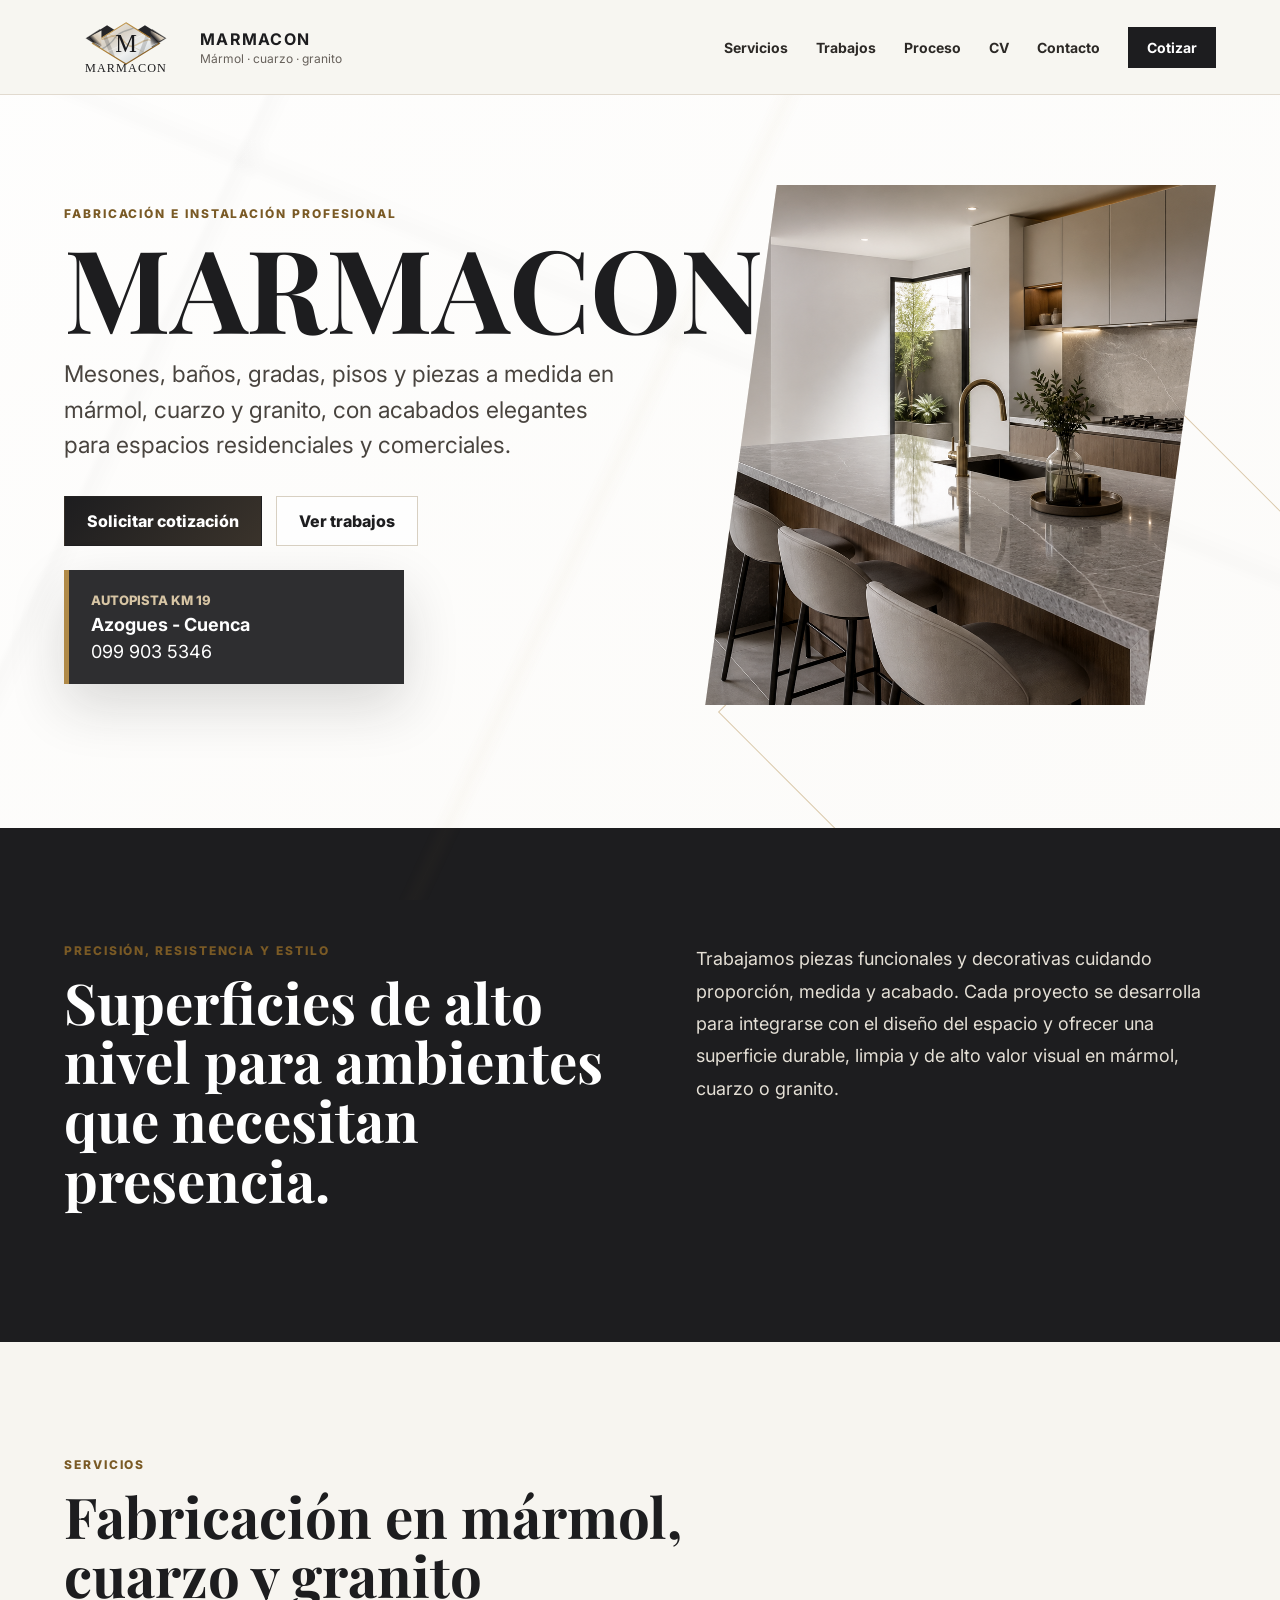
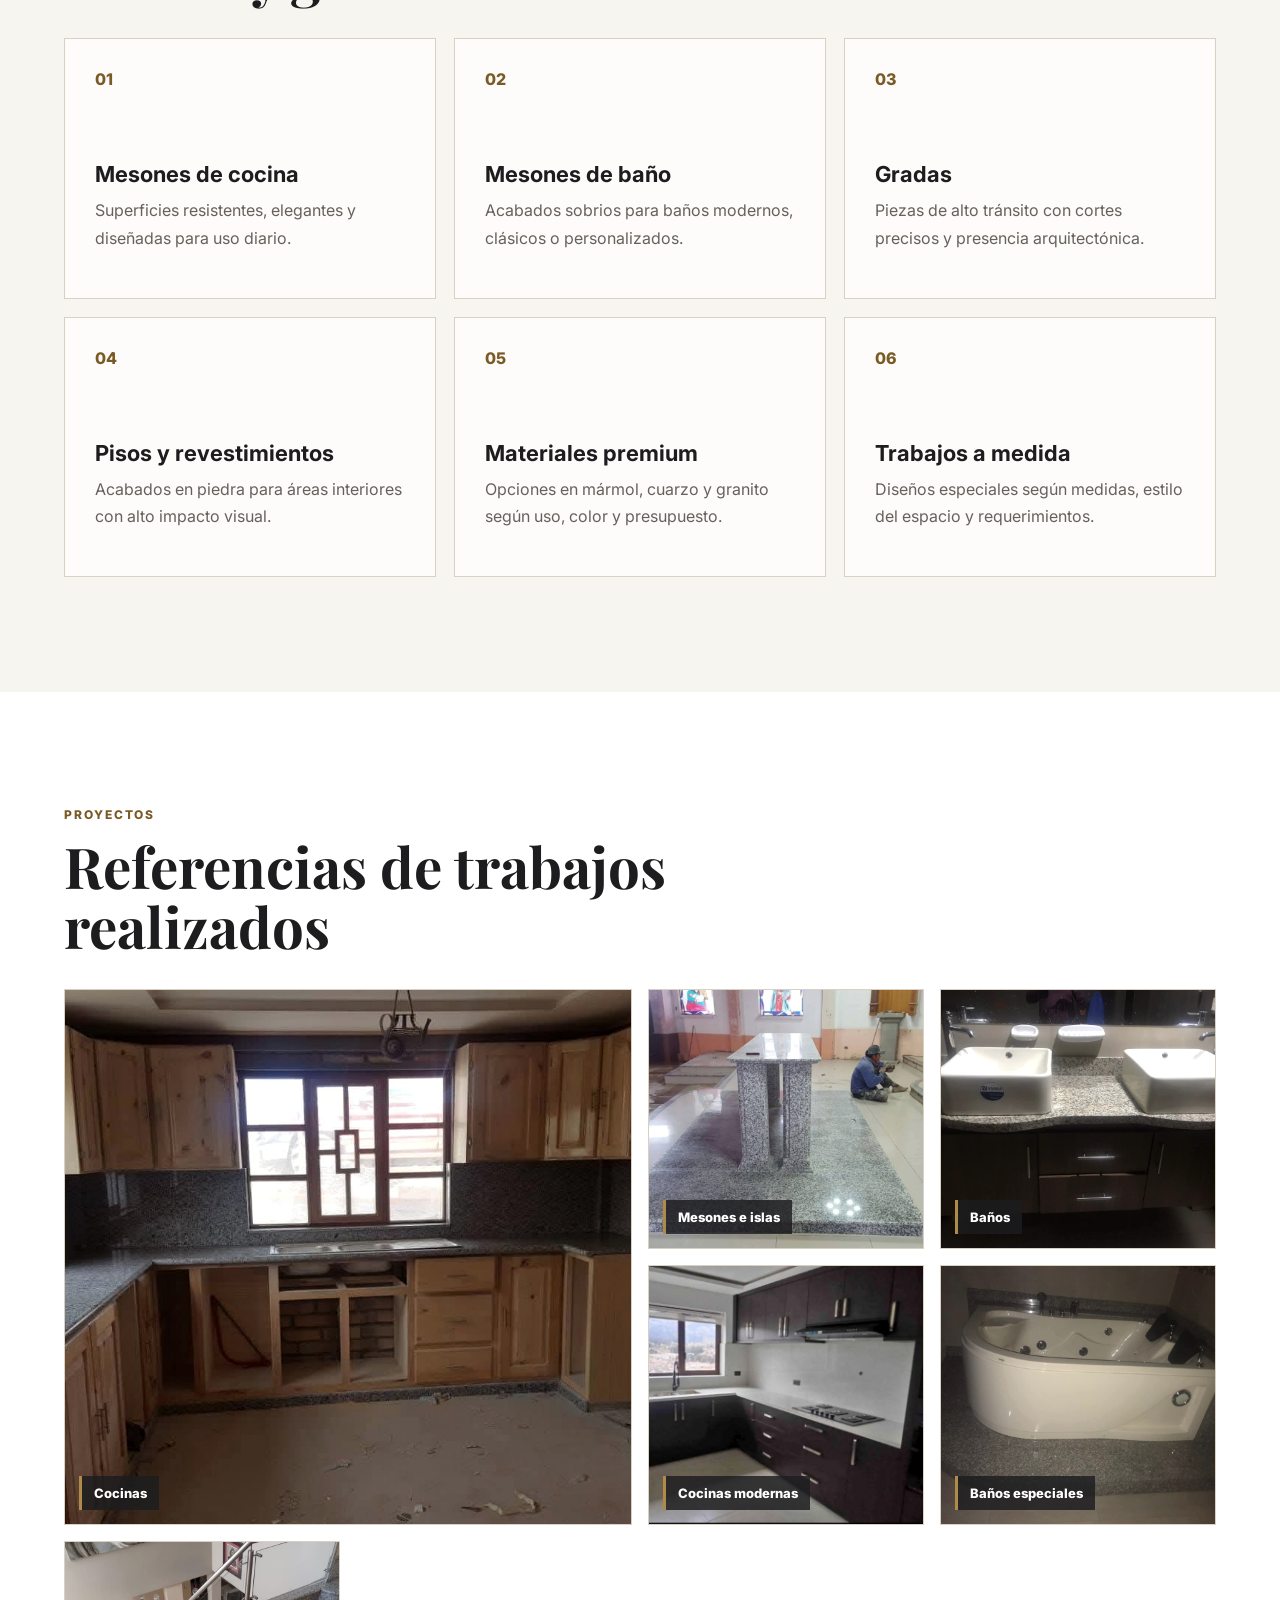
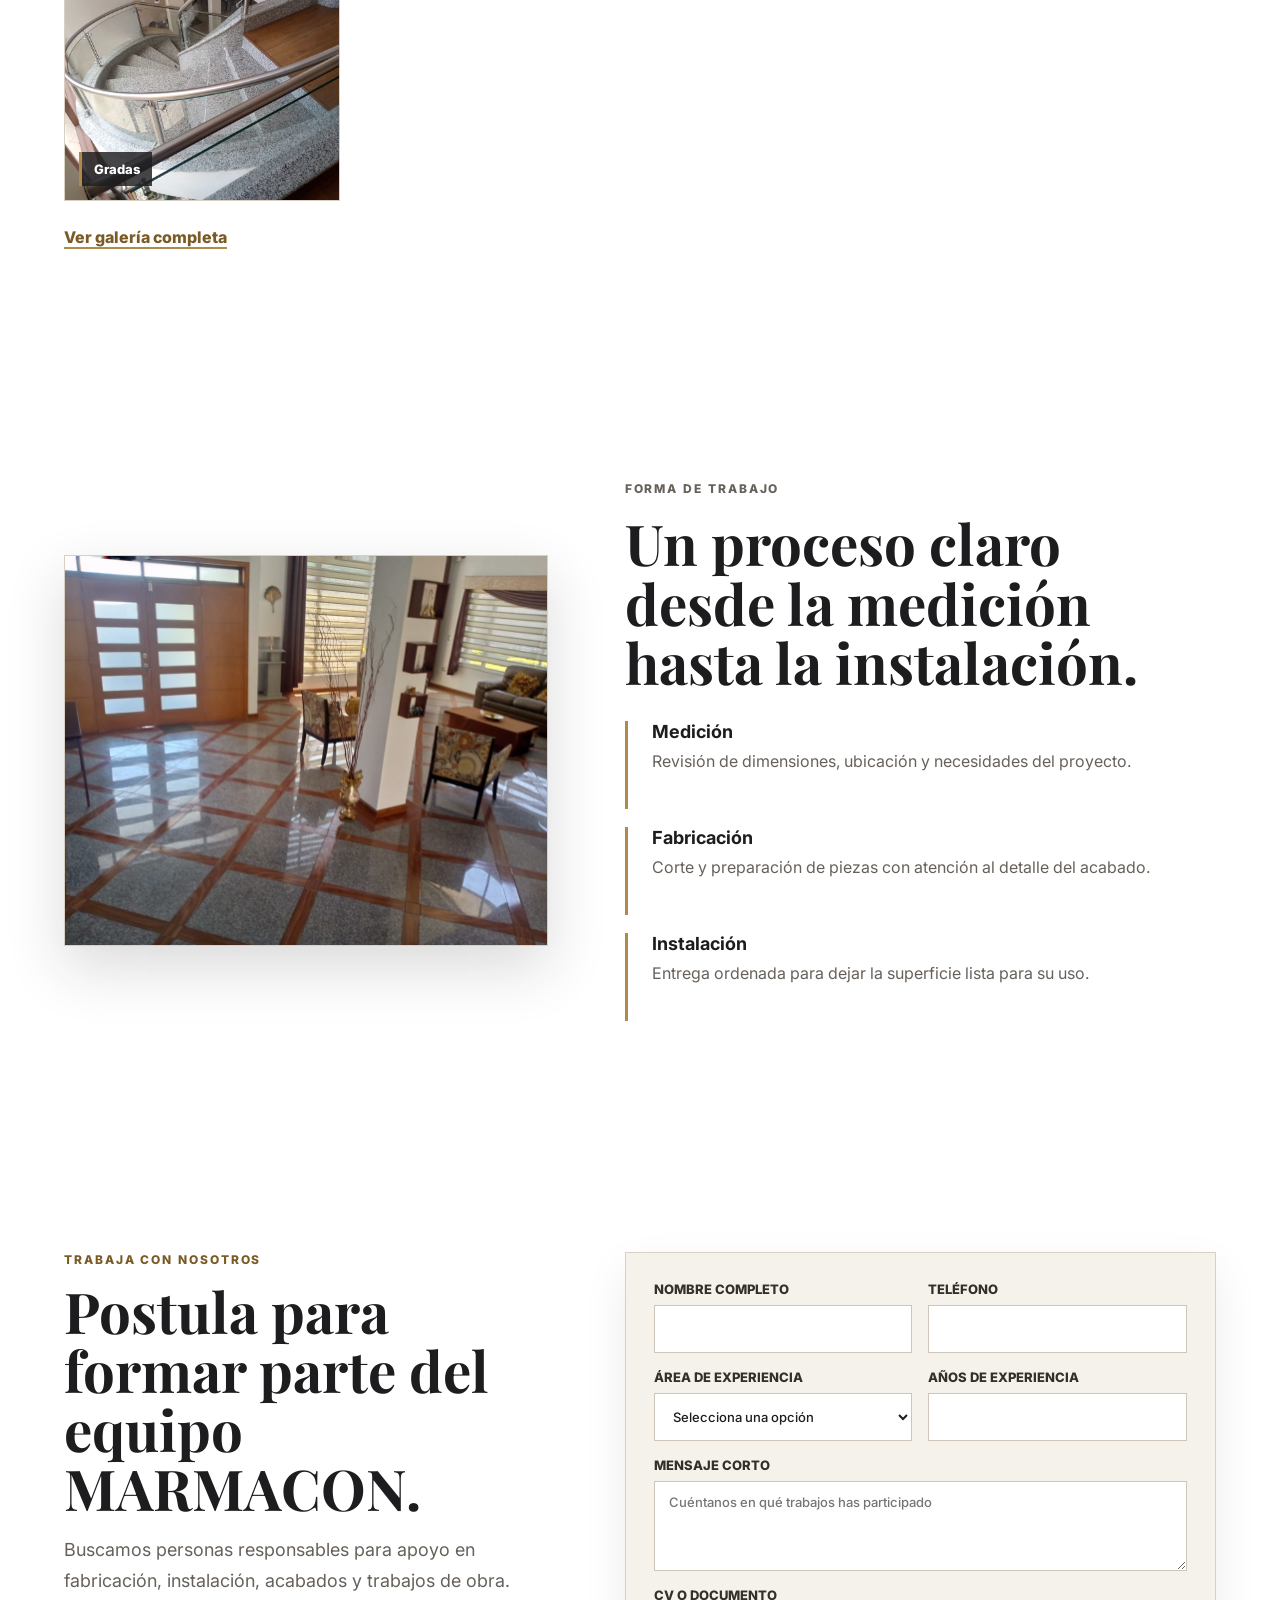
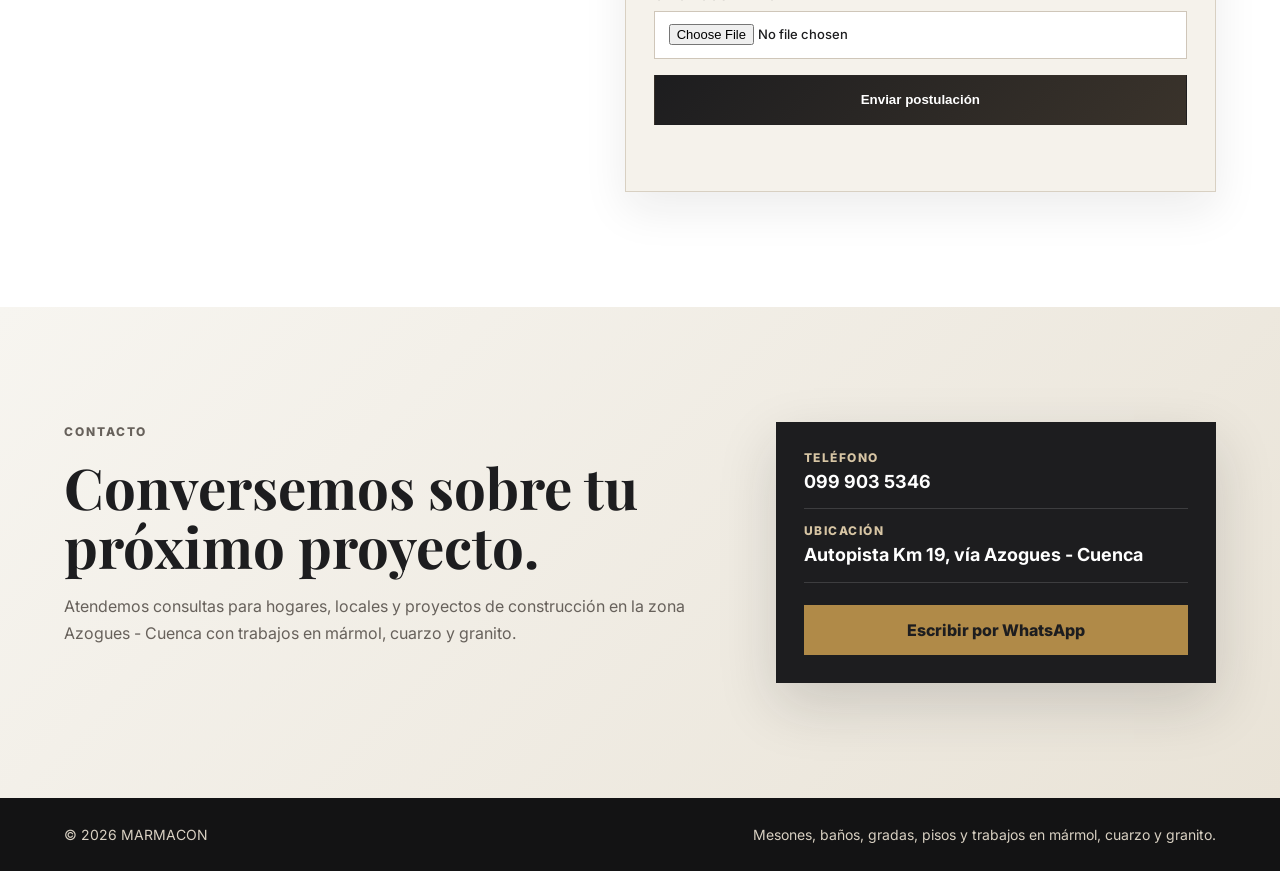
<file: index.html>
<!DOCTYPE html>
<html lang="es">
  <head>
    <meta charset="UTF-8" />
    <meta name="viewport" content="width=device-width, initial-scale=1.0" />
    <meta
      name="description"
      content="MARMACON fabrica e instala trabajos en mármol, cuarzo y granito: mesones, baños, gradas, pisos y piezas a medida."
    />
    <title>MARMACON | Mármol, cuarzo y granito</title>
    <link rel="preconnect" href="https://fonts.googleapis.com" />
    <link rel="preconnect" href="https://fonts.gstatic.com" crossorigin />
    <link
      href="https://fonts.googleapis.com/css2?family=Inter:wght@400;500;600;700;800&family=Playfair+Display:wght@600;700&display=swap"
      rel="stylesheet"
    />
    <link rel="stylesheet" href="styles.css" />
  </head>
  <body>
    <header class="site-header" data-header>
      <a class="brand" href="#inicio" aria-label="Ir al inicio">
        <img class="brand-logo" src="assets/logo-marmacon-original-style.svg" alt="MARMACON" />
        <span>
          <strong>MARMACON</strong>
          <small>Mármol · cuarzo · granito</small>
        </span>
      </a>

      <button class="menu-button" type="button" aria-label="Abrir menú" data-menu-button>
        <span></span>
        <span></span>
        <span></span>
      </button>

      <nav class="main-nav" data-nav aria-label="Navegación principal">
        <a href="#servicios">Servicios</a>
        <a href="trabajos.html">Trabajos</a>
        <a href="#proceso">Proceso</a>
        <a href="#talento">CV</a>
        <a href="#contacto">Contacto</a>
        <a class="nav-cta" href="https://wa.me/593999035346" target="_blank" rel="noreferrer">
          Cotizar
        </a>
      </nav>
    </header>

    <main>
      <section class="hero" id="inicio">
        <div class="hero-media" aria-hidden="true">
          <img src="assets/hero-stone-kitchen.png" alt="" />
        </div>
        <div class="hero-content">
          <p class="eyebrow">Fabricación e instalación profesional</p>
          <h1>MARMACON</h1>
          <p class="hero-copy">
            Mesones, baños, gradas, pisos y piezas a medida en mármol, cuarzo y
            granito, con acabados elegantes para espacios residenciales y comerciales.
          </p>
          <div class="hero-actions">
            <a class="button button-primary" href="https://wa.me/593999035346" target="_blank" rel="noreferrer">
              Solicitar cotización
            </a>
            <a class="button button-secondary" href="trabajos.html">Ver trabajos</a>
          </div>
          <aside class="hero-card" aria-label="Datos principales">
            <span>Autopista Km 19</span>
            <strong>Azogues - Cuenca</strong>
            <a href="tel:+593999035346">099 903 5346</a>
          </aside>
        </div>
      </section>

      <section class="intro-section">
        <div class="section-heading">
          <p class="eyebrow">Precisión, resistencia y estilo</p>
          <h2>Superficies de alto nivel para ambientes que necesitan presencia.</h2>
        </div>
        <p>
          Trabajamos piezas funcionales y decorativas cuidando proporción, medida y
          acabado. Cada proyecto se desarrolla para integrarse con el diseño del
          espacio y ofrecer una superficie durable, limpia y de alto valor visual en
          mármol, cuarzo o granito.
        </p>
      </section>

      <section class="services" id="servicios" aria-labelledby="services-title">
        <div class="section-heading">
          <p class="eyebrow">Servicios</p>
          <h2 id="services-title">Fabricación en mármol, cuarzo y granito</h2>
        </div>
        <div class="service-grid">
          <article>
            <span>01</span>
            <h3>Mesones de cocina</h3>
            <p>Superficies resistentes, elegantes y diseñadas para uso diario.</p>
          </article>
          <article>
            <span>02</span>
            <h3>Mesones de baño</h3>
            <p>Acabados sobrios para baños modernos, clásicos o personalizados.</p>
          </article>
          <article>
            <span>03</span>
            <h3>Gradas</h3>
            <p>Piezas de alto tránsito con cortes precisos y presencia arquitectónica.</p>
          </article>
          <article>
            <span>04</span>
            <h3>Pisos y revestimientos</h3>
            <p>Acabados en piedra para áreas interiores con alto impacto visual.</p>
          </article>
          <article>
            <span>05</span>
            <h3>Materiales premium</h3>
            <p>Opciones en mármol, cuarzo y granito según uso, color y presupuesto.</p>
          </article>
          <article>
            <span>06</span>
            <h3>Trabajos a medida</h3>
            <p>Diseños especiales según medidas, estilo del espacio y requerimientos.</p>
          </article>
        </div>
      </section>

      <section class="projects-section" id="proyectos" aria-labelledby="projects-title">
        <div class="section-heading">
          <p class="eyebrow">Proyectos</p>
          <h2 id="projects-title">Referencias de trabajos realizados</h2>
        </div>
        <div class="project-grid">
          <figure class="project-feature">
            <img src="assets/cocina-madera-amplia.jpeg" alt="Cocina con mesones de mármol gris y muebles de madera" />
            <figcaption>Cocinas</figcaption>
          </figure>
          <figure>
            <img src="assets/meson-isla-gris.jpeg" alt="Isla y mesón en mármol gris pulido" />
            <figcaption>Mesones e islas</figcaption>
          </figure>
          <figure>
            <img src="assets/bano-doble-lavabo.jpeg" alt="Mesón de baño en mármol con doble lavabo" />
            <figcaption>Baños</figcaption>
          </figure>
          <figure>
            <img src="assets/cocina-negra-blanca.jpeg" alt="Cocina moderna con mesón blanco" />
            <figcaption>Cocinas modernas</figcaption>
          </figure>
          <figure>
            <img src="assets/bano-jacuzzi-marmol.jpeg" alt="Base de jacuzzi con acabado en mármol" />
            <figcaption>Baños especiales</figcaption>
          </figure>
          <figure>
            <img src="assets/gradas-curvas-granito.jpeg" alt="Gradas curvas con acabado en granito" />
            <figcaption>Gradas</figcaption>
          </figure>
        </div>
        <a class="section-link" href="trabajos.html">Ver galería completa</a>
      </section>

      <section class="work-section" id="proceso">
        <div class="work-image">
          <img
            src="assets/piso-granito-salon.jpeg"
            alt="Piso con acabado de granito realizado por MARMACON"
          />
        </div>
        <div class="work-content">
          <p class="eyebrow">Forma de trabajo</p>
          <h2>Un proceso claro desde la medición hasta la instalación.</h2>
          <div class="steps">
            <div>
              <strong>Medición</strong>
              <p>Revisión de dimensiones, ubicación y necesidades del proyecto.</p>
            </div>
            <div>
              <strong>Fabricación</strong>
              <p>Corte y preparación de piezas con atención al detalle del acabado.</p>
            </div>
            <div>
              <strong>Instalación</strong>
              <p>Entrega ordenada para dejar la superficie lista para su uso.</p>
            </div>
          </div>
        </div>
      </section>

      <section class="talent-section" id="talento" aria-labelledby="talent-title">
        <div class="section-heading">
          <p class="eyebrow">Trabaja con nosotros</p>
          <h2 id="talent-title">Postula para formar parte del equipo MARMACON.</h2>
          <p>
            Buscamos personas responsables para apoyo en fabricación, instalación,
            acabados y trabajos de obra.
          </p>
        </div>
        <form class="cv-form" data-cv-form>
          <label>
            Nombre completo
            <input type="text" name="nombre" autocomplete="name" required />
          </label>
          <label>
            Teléfono
            <input type="tel" name="telefono" autocomplete="tel" required />
          </label>
          <label>
            Área de experiencia
            <select name="area" required>
              <option value="">Selecciona una opción</option>
              <option>Fabricación</option>
              <option>Instalación</option>
              <option>Pulido y acabados</option>
              <option>Ayudante de obra</option>
              <option>Otra área</option>
            </select>
          </label>
          <label>
            Años de experiencia
            <input type="number" name="experiencia" min="0" max="40" required />
          </label>
          <label class="form-wide">
            Mensaje corto
            <textarea name="mensaje" rows="4" placeholder="Cuéntanos en qué trabajos has participado"></textarea>
          </label>
          <label class="form-wide">
            CV o documento
            <input type="file" name="cv" accept=".pdf,.doc,.docx,.jpg,.jpeg,.png" />
          </label>
          <button class="button button-primary form-wide" type="submit">Enviar postulación</button>
          <p class="form-note form-wide" data-form-note></p>
        </form>
      </section>

      <section class="contact-section" id="contacto">
        <div>
          <p class="eyebrow">Contacto</p>
          <h2>Conversemos sobre tu próximo proyecto.</h2>
          <p>
            Atendemos consultas para hogares, locales y proyectos de construcción en la
            zona Azogues - Cuenca con trabajos en mármol, cuarzo y granito.
          </p>
        </div>
        <div class="contact-panel">
          <a href="tel:+593999035346">
            <span>Teléfono</span>
            <strong>099 903 5346</strong>
          </a>
          <div>
            <span>Ubicación</span>
            <strong>Autopista Km 19, vía Azogues - Cuenca</strong>
          </div>
          <a class="button button-primary" href="https://wa.me/593999035346" target="_blank" rel="noreferrer">
            Escribir por WhatsApp
          </a>
        </div>
      </section>
    </main>

    <footer class="site-footer">
      <span>© <span data-year></span> MARMACON</span>
      <span>Mesones, baños, gradas, pisos y trabajos en mármol, cuarzo y granito.</span>
    </footer>

    <script src="script.js"></script>
  </body>
</html>
</file>
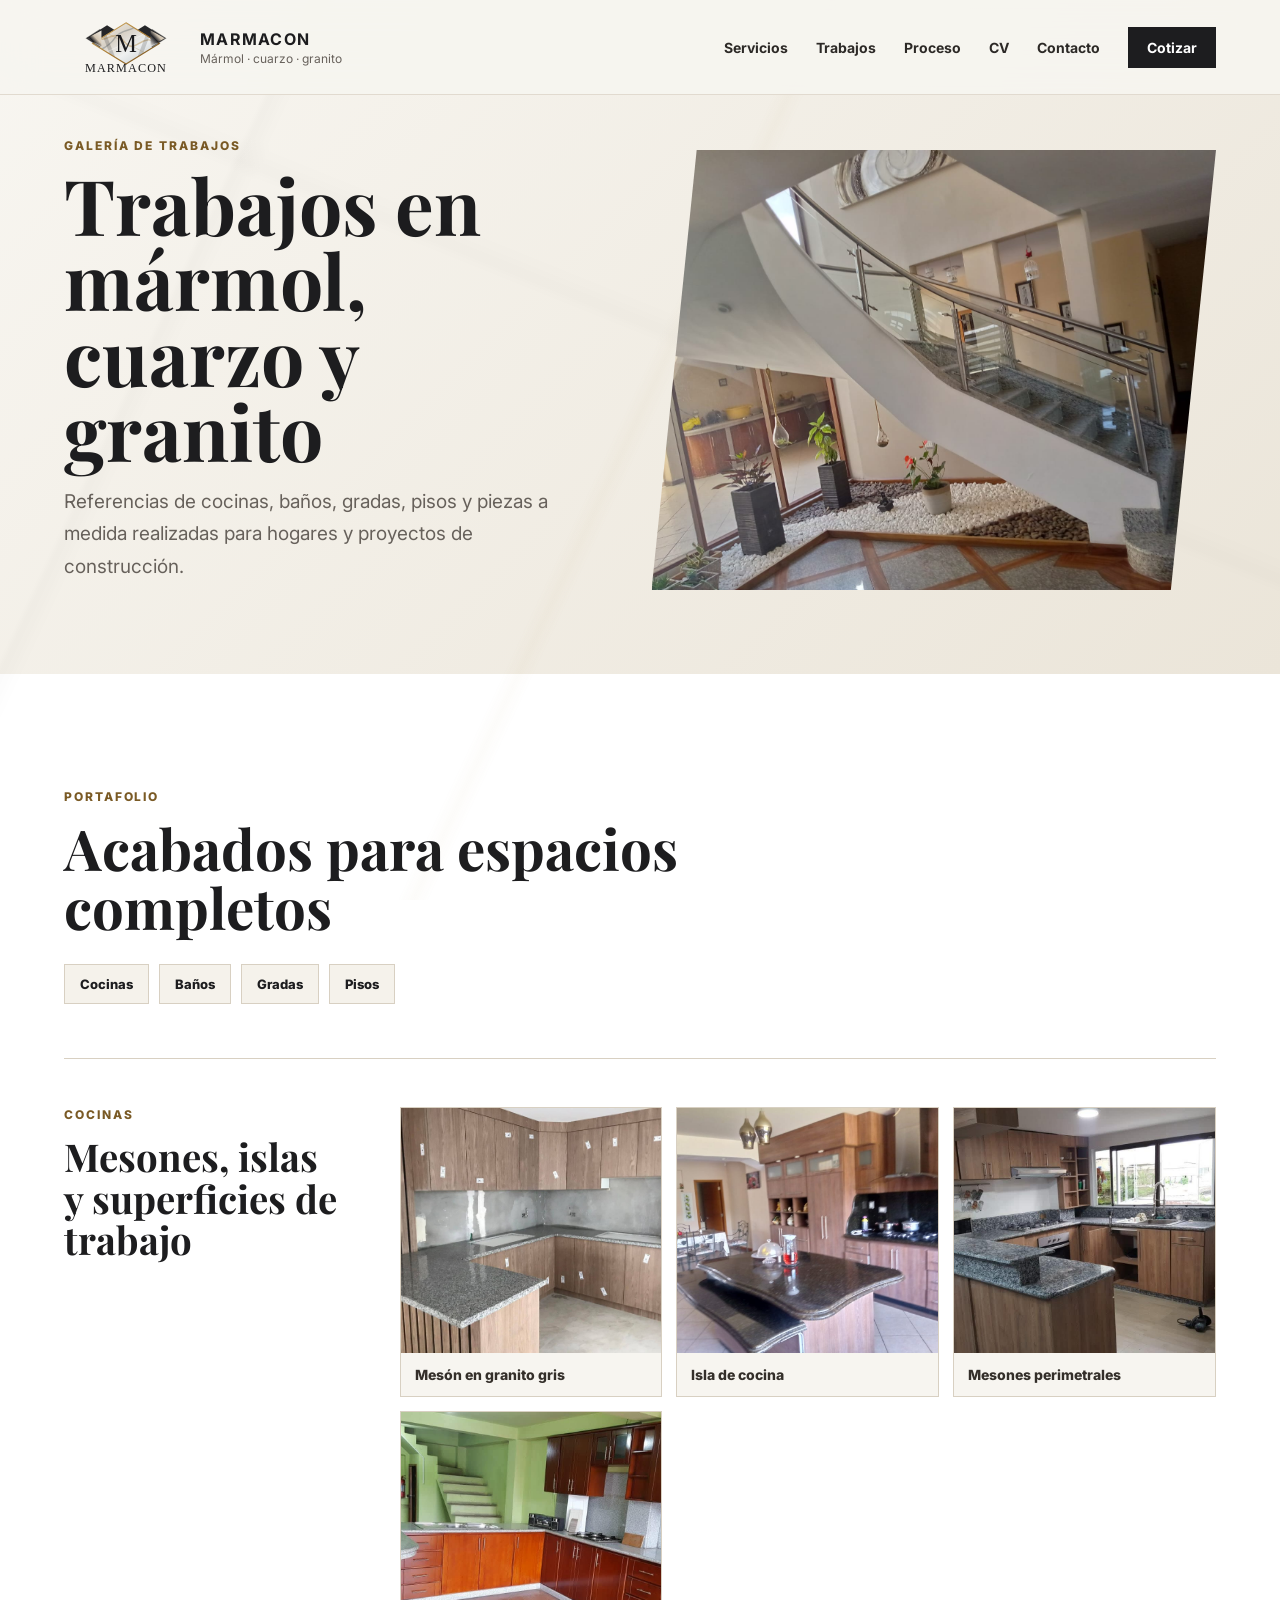
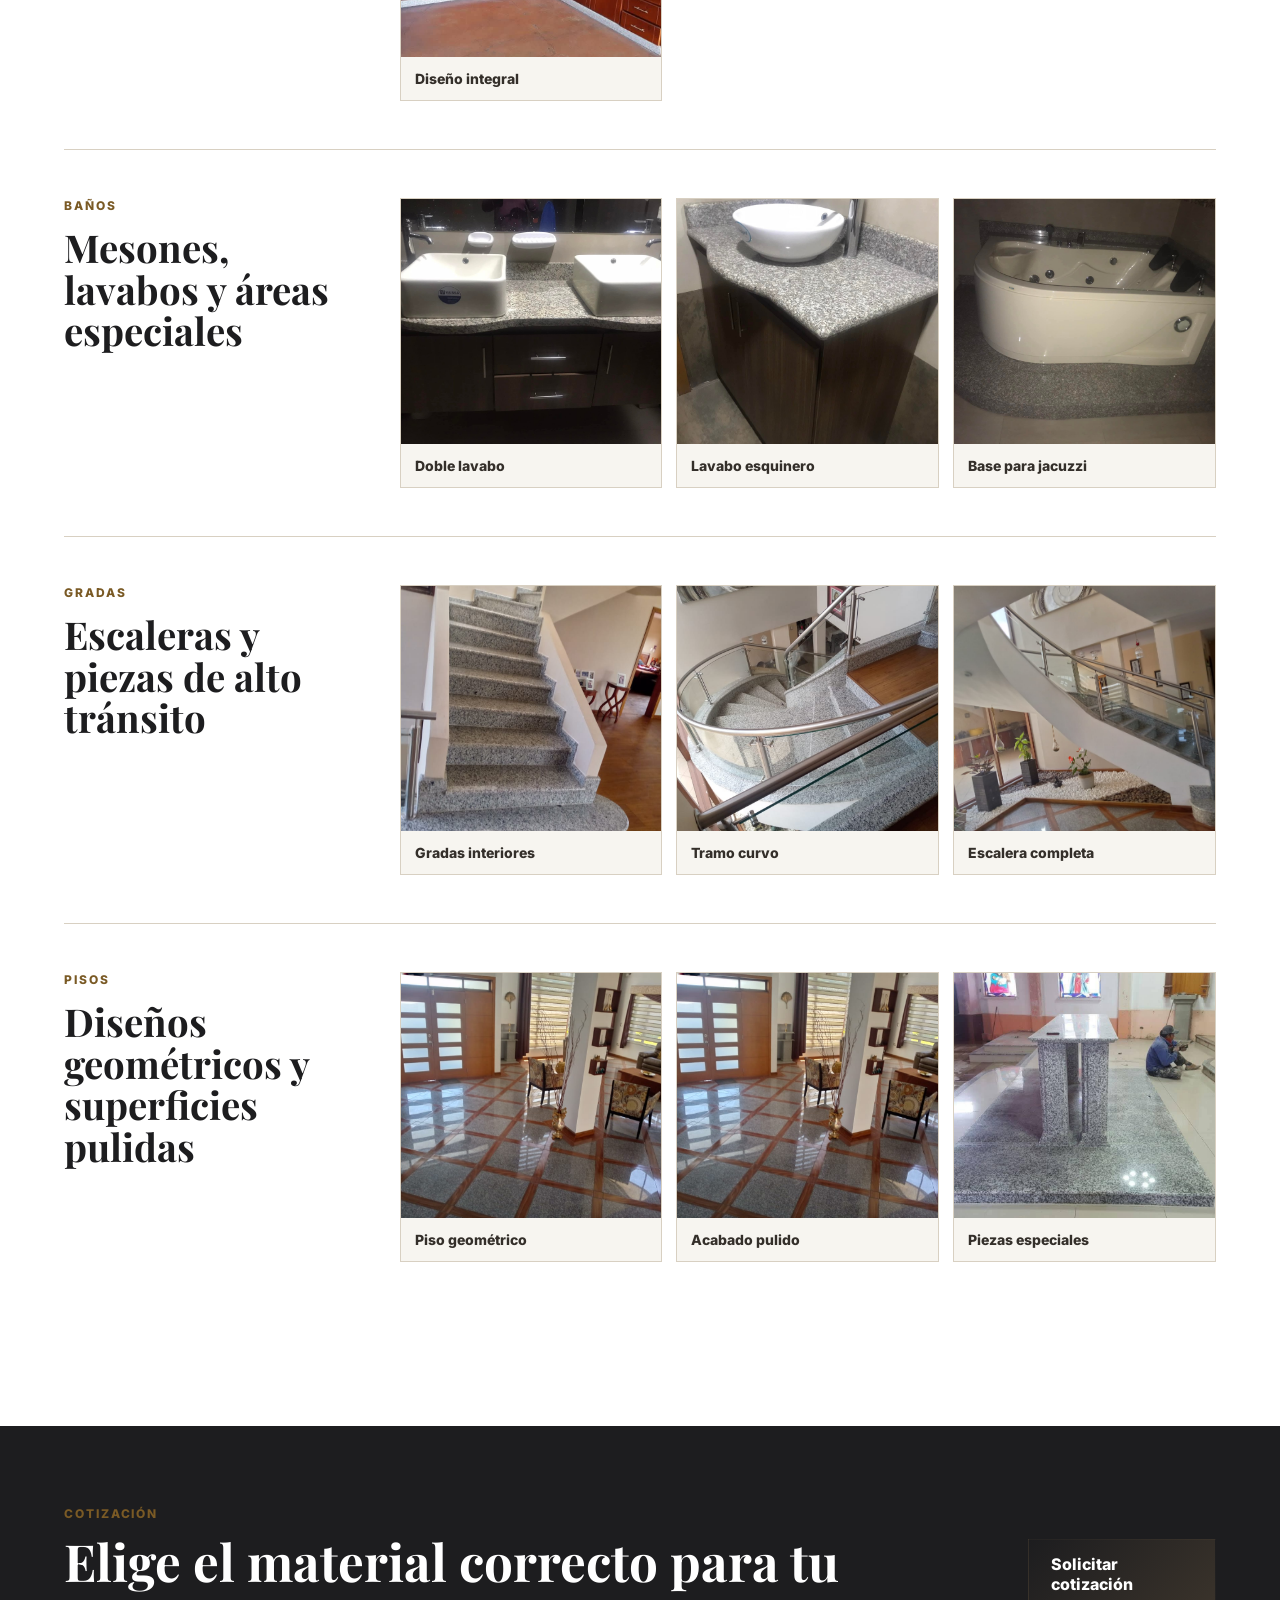
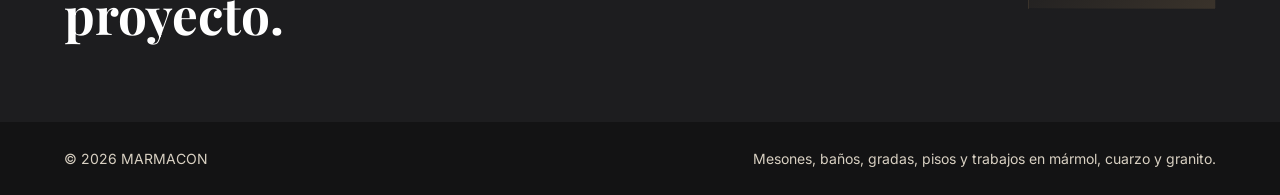
<file: trabajos.html>
<!DOCTYPE html>
<html lang="es">
  <head>
    <meta charset="UTF-8" />
    <meta name="viewport" content="width=device-width, initial-scale=1.0" />
    <meta
      name="description"
      content="Galería de trabajos MARMACON en mármol, cuarzo y granito: cocinas, baños, gradas, pisos y mesones."
    />
    <title>Trabajos | MARMACON</title>
    <link rel="preconnect" href="https://fonts.googleapis.com" />
    <link rel="preconnect" href="https://fonts.gstatic.com" crossorigin />
    <link
      href="https://fonts.googleapis.com/css2?family=Inter:wght@400;500;600;700;800&family=Playfair+Display:wght@600;700&display=swap"
      rel="stylesheet"
    />
    <link rel="stylesheet" href="styles.css" />
  </head>
  <body>
    <header class="site-header" data-header>
      <a class="brand" href="index.html#inicio" aria-label="Ir al inicio">
        <img class="brand-logo" src="assets/logo-marmacon-original-style.svg" alt="MARMACON" />
        <span>
          <strong>MARMACON</strong>
          <small>Mármol · cuarzo · granito</small>
        </span>
      </a>

      <button class="menu-button" type="button" aria-label="Abrir menú" data-menu-button>
        <span></span>
        <span></span>
        <span></span>
      </button>

      <nav class="main-nav" data-nav aria-label="Navegación principal">
        <a href="index.html#servicios">Servicios</a>
        <a href="trabajos.html">Trabajos</a>
        <a href="index.html#proceso">Proceso</a>
        <a href="index.html#talento">CV</a>
        <a href="index.html#contacto">Contacto</a>
        <a class="nav-cta" href="https://wa.me/593999035346" target="_blank" rel="noreferrer">
          Cotizar
        </a>
      </nav>
    </header>

    <main>
      <section class="page-hero">
        <div>
          <p class="eyebrow">Galería de trabajos</p>
          <h1>Trabajos en mármol, cuarzo y granito</h1>
          <p>
            Referencias de cocinas, baños, gradas, pisos y piezas a medida realizadas
            para hogares y proyectos de construcción.
          </p>
        </div>
        <img src="assets/escalera-curva-granito.jpeg" alt="Escalera curva con acabado en granito" />
      </section>

      <section class="portfolio-section" aria-labelledby="portfolio-title">
        <div class="section-heading">
          <p class="eyebrow">Portafolio</p>
          <h2 id="portfolio-title">Acabados para espacios completos</h2>
        </div>

        <div class="portfolio-filters" aria-label="Categorías de trabajo">
          <a href="#cocinas">Cocinas</a>
          <a href="#banos">Baños</a>
          <a href="#gradas">Gradas</a>
          <a href="#pisos">Pisos</a>
        </div>

        <div class="portfolio-group" id="cocinas">
          <div>
            <p class="eyebrow">Cocinas</p>
            <h3>Mesones, islas y superficies de trabajo</h3>
          </div>
          <div class="portfolio-grid">
            <figure>
              <img src="assets/cocina-madera-gris.jpeg" alt="Cocina en madera con mesón gris" />
              <figcaption>Mesón en granito gris</figcaption>
            </figure>
            <figure>
              <img src="assets/cocina-isla-negra.jpeg" alt="Cocina con isla negra y muebles de madera" />
              <figcaption>Isla de cocina</figcaption>
            </figure>
            <figure>
              <img src="assets/cocina-mesones-gris.jpeg" alt="Cocina con mesones grises" />
              <figcaption>Mesones perimetrales</figcaption>
            </figure>
            <figure>
              <img src="assets/cocina-roja-amplia.jpeg" alt="Cocina amplia con mesones" />
              <figcaption>Diseño integral</figcaption>
            </figure>
          </div>
        </div>

        <div class="portfolio-group" id="banos">
          <div>
            <p class="eyebrow">Baños</p>
            <h3>Mesones, lavabos y áreas especiales</h3>
          </div>
          <div class="portfolio-grid">
            <figure>
              <img src="assets/bano-doble-lavabo.jpeg" alt="Baño con doble lavabo y mesón de granito" />
              <figcaption>Doble lavabo</figcaption>
            </figure>
            <figure>
              <img src="assets/lavabo-esquinero.jpeg" alt="Lavabo esquinero con mesón de piedra" />
              <figcaption>Lavabo esquinero</figcaption>
            </figure>
            <figure>
              <img src="assets/bano-jacuzzi-marmol.jpeg" alt="Jacuzzi con base de piedra" />
              <figcaption>Base para jacuzzi</figcaption>
            </figure>
          </div>
        </div>

        <div class="portfolio-group" id="gradas">
          <div>
            <p class="eyebrow">Gradas</p>
            <h3>Escaleras y piezas de alto tránsito</h3>
          </div>
          <div class="portfolio-grid">
            <figure>
              <img src="assets/gradas-granito-interior.jpeg" alt="Gradas interiores con acabado de granito" />
              <figcaption>Gradas interiores</figcaption>
            </figure>
            <figure>
              <img src="assets/gradas-curvas-granito.jpeg" alt="Gradas curvas con barandal" />
              <figcaption>Tramo curvo</figcaption>
            </figure>
            <figure>
              <img src="assets/escalera-curva-granito.jpeg" alt="Escalera curva con base de granito" />
              <figcaption>Escalera completa</figcaption>
            </figure>
          </div>
        </div>

        <div class="portfolio-group" id="pisos">
          <div>
            <p class="eyebrow">Pisos</p>
            <h3>Diseños geométricos y superficies pulidas</h3>
          </div>
          <div class="portfolio-grid">
            <figure>
              <img src="assets/piso-granito-salon.jpeg" alt="Piso interior con diseño geométrico" />
              <figcaption>Piso geométrico</figcaption>
            </figure>
            <figure>
              <img src="assets/piso-granito-salon-2.jpeg" alt="Piso brillante en granito" />
              <figcaption>Acabado pulido</figcaption>
            </figure>
            <figure>
              <img src="assets/meson-isla-gris.jpeg" alt="Instalación con pieza central de granito" />
              <figcaption>Piezas especiales</figcaption>
            </figure>
          </div>
        </div>
      </section>

      <section class="cta-band">
        <div>
          <p class="eyebrow">Cotización</p>
          <h2>Elige el material correcto para tu proyecto.</h2>
        </div>
        <a class="button button-primary" href="https://wa.me/593999035346" target="_blank" rel="noreferrer">
          Solicitar cotización
        </a>
      </section>
    </main>

    <footer class="site-footer">
      <span>© <span data-year></span> MARMACON</span>
      <span>Mesones, baños, gradas, pisos y trabajos en mármol, cuarzo y granito.</span>
    </footer>

    <script src="script.js"></script>
  </body>
</html>
</file>
<file: styles.css>
:root {
  --ink: #1d1d1f;
  --muted: #67615b;
  --paper: #f7f5f0;
  --stone: #ebe7df;
  --line: #d8d0c2;
  --gold: #b08a48;
  --gold-dark: #7a5a25;
  --white: #ffffff;
  --shadow: 0 22px 55px rgba(29, 29, 31, 0.16);
}

* {
  box-sizing: border-box;
}

html {
  scroll-behavior: smooth;
}

body {
  margin: 0;
  color: var(--ink);
  font-family: "Inter", Arial, sans-serif;
  background:
    linear-gradient(135deg, rgba(255, 255, 255, 0.92), rgba(247, 245, 240, 0.95)),
    radial-gradient(circle at 18% 15%, rgba(176, 138, 72, 0.12), transparent 34%),
    var(--paper);
}

body::before {
  content: "";
  position: fixed;
  inset: 0;
  pointer-events: none;
  opacity: 0.38;
  background-image:
    linear-gradient(115deg, transparent 0 18%, rgba(29, 29, 31, 0.05) 18.5%, transparent 20% 48%, rgba(176, 138, 72, 0.08) 49%, transparent 50%),
    linear-gradient(22deg, transparent 0 58%, rgba(29, 29, 31, 0.04) 59%, transparent 61%);
}

a {
  color: inherit;
  text-decoration: none;
}

img {
  display: block;
  max-width: 100%;
}

.site-header {
  position: fixed;
  z-index: 20;
  top: 0;
  left: 0;
  right: 0;
  display: flex;
  align-items: center;
  justify-content: space-between;
  gap: 24px;
  padding: 18px clamp(20px, 5vw, 72px);
  background: rgba(247, 245, 240, 0.9);
  border-bottom: 1px solid rgba(216, 208, 194, 0.72);
  backdrop-filter: blur(18px);
}

.brand {
  display: inline-flex;
  align-items: center;
  gap: 12px;
  min-width: 0;
}

.brand-logo {
  width: 124px;
  height: 58px;
  object-fit: contain;
}

.brand strong,
.brand small {
  display: block;
}

.brand strong {
  letter-spacing: 0.08em;
}

.brand small {
  margin-top: 2px;
  color: var(--muted);
  font-size: 12px;
}

.main-nav {
  display: flex;
  align-items: center;
  gap: 28px;
  color: #2c2926;
  font-size: 14px;
  font-weight: 700;
}

.main-nav a {
  transition: color 180ms ease, border-color 180ms ease, background 180ms ease;
}

.main-nav a:hover {
  color: var(--gold-dark);
}

.nav-cta {
  padding: 11px 18px;
  color: var(--white);
  background: var(--ink);
  border: 1px solid var(--ink);
}

.menu-button {
  display: none;
  width: 44px;
  height: 44px;
  padding: 10px;
  background: var(--ink);
  border: 0;
}

.menu-button span {
  display: block;
  height: 2px;
  margin: 5px 0;
  background: var(--white);
}

.hero {
  position: relative;
  min-height: 92vh;
  display: grid;
  grid-template-columns: minmax(0, 1.05fr) minmax(320px, 0.95fr);
  align-items: center;
  gap: clamp(32px, 6vw, 86px);
  padding: 134px clamp(20px, 5vw, 72px) 72px;
  overflow: hidden;
}

.hero::after {
  content: "";
  position: absolute;
  right: -7vw;
  bottom: -12vw;
  width: 42vw;
  aspect-ratio: 1;
  border: 1px solid rgba(176, 138, 72, 0.45);
  transform: rotate(45deg);
}

.hero-content,
.hero-card,
.hero-media {
  position: relative;
  z-index: 1;
}

.hero-media {
  grid-column: 2;
  order: 2;
  min-height: 520px;
  clip-path: polygon(14% 0, 100% 0, 86% 100%, 0 100%);
  background: var(--stone);
  box-shadow: var(--shadow);
}

.hero-media img {
  width: 100%;
  height: 100%;
  min-height: 520px;
  object-fit: cover;
  filter: saturate(0.82) contrast(1.02);
}

.hero-content {
  grid-column: 1;
  grid-row: 1;
  max-width: 760px;
}

.eyebrow {
  margin: 0 0 14px;
  color: var(--gold-dark);
  font-size: 12px;
  font-weight: 800;
  letter-spacing: 0.16em;
  text-transform: uppercase;
}

h1,
h2,
h3,
p {
  margin-top: 0;
}

h1,
h2 {
  font-family: "Playfair Display", Georgia, serif;
}

h1 {
  margin-bottom: 18px;
  font-size: clamp(58px, 9vw, 118px);
  line-height: 0.9;
}

h2 {
  margin-bottom: 18px;
  font-size: clamp(34px, 4.4vw, 58px);
  line-height: 1.05;
}

h3 {
  margin-bottom: 10px;
  font-size: 22px;
}

.hero-copy {
  max-width: 620px;
  color: #49443f;
  font-size: clamp(18px, 2vw, 23px);
  line-height: 1.55;
}

.hero-actions {
  display: flex;
  flex-wrap: wrap;
  gap: 14px;
  margin-top: 32px;
}

.button {
  display: inline-flex;
  align-items: center;
  justify-content: center;
  min-height: 50px;
  padding: 14px 22px;
  font-weight: 800;
  border: 1px solid transparent;
}

.button-primary {
  color: var(--white);
  background: linear-gradient(135deg, var(--ink), #3a332b);
}

.button-secondary {
  color: var(--ink);
  background: rgba(255, 255, 255, 0.64);
  border-color: var(--line);
}

.hero-card {
  display: grid;
  gap: 6px;
  margin-top: 24px;
  width: min(340px, calc(100% - 40px));
  padding: 22px;
  color: var(--white);
  background: rgba(29, 29, 31, 0.92);
  border-left: 5px solid var(--gold);
  box-shadow: var(--shadow);
}

.hero-card span {
  color: #d7c5a4;
  font-size: 13px;
  font-weight: 800;
  text-transform: uppercase;
}

.hero-card strong,
.hero-card a {
  font-size: 18px;
}

.intro-section,
.services,
.projects-section,
.work-section,
.contact-section {
  padding: clamp(70px, 9vw, 120px) clamp(20px, 5vw, 72px);
}

.intro-section {
  display: grid;
  grid-template-columns: minmax(0, 1fr) minmax(280px, 520px);
  gap: clamp(28px, 6vw, 92px);
  background: var(--ink);
  color: var(--white);
}

.intro-section p:not(.eyebrow) {
  color: #e4dfd5;
  font-size: 18px;
  line-height: 1.8;
}

.section-heading {
  max-width: 760px;
}

.services {
  background: var(--paper);
}

.service-grid {
  display: grid;
  grid-template-columns: repeat(3, minmax(0, 1fr));
  gap: 18px;
  margin-top: 34px;
}

.service-grid article {
  min-height: 260px;
  padding: 30px;
  background: rgba(255, 255, 255, 0.74);
  border: 1px solid var(--line);
}

.service-grid span {
  display: block;
  margin-bottom: 72px;
  color: var(--gold-dark);
  font-weight: 800;
}

.service-grid p,
.work-content p,
.contact-section p {
  color: var(--muted);
  line-height: 1.7;
}

.projects-section {
  background: #ffffff;
}

.project-grid {
  display: grid;
  grid-template-columns: repeat(4, minmax(0, 1fr));
  grid-auto-rows: 260px;
  gap: 16px;
  margin-top: 34px;
}

.project-grid figure {
  position: relative;
  min-width: 0;
  margin: 0;
  overflow: hidden;
  background: var(--stone);
  border: 1px solid var(--line);
}

.project-grid img {
  width: 100%;
  height: 100%;
  object-fit: cover;
  filter: saturate(0.9) contrast(1.03);
  transition: transform 260ms ease;
}

.project-grid figure:hover img {
  transform: scale(1.035);
}

.project-grid figcaption {
  position: absolute;
  left: 14px;
  bottom: 14px;
  max-width: calc(100% - 28px);
  padding: 9px 12px;
  color: var(--white);
  background: rgba(29, 29, 31, 0.82);
  border-left: 3px solid var(--gold);
  font-size: 13px;
  font-weight: 800;
}

.project-feature {
  grid-column: span 2;
  grid-row: span 2;
}

.section-link {
  display: inline-flex;
  margin-top: 26px;
  color: var(--gold-dark);
  font-weight: 800;
  border-bottom: 2px solid var(--gold);
}

.work-section {
  display: grid;
  grid-template-columns: minmax(280px, 0.9fr) minmax(0, 1.1fr);
  gap: clamp(34px, 6vw, 92px);
  align-items: center;
  background: #ffffff;
}

.work-image {
  border: 1px solid var(--line);
  box-shadow: var(--shadow);
}

.work-image img {
  width: 100%;
  aspect-ratio: 1.24;
  object-fit: cover;
}

.steps {
  display: grid;
  gap: 18px;
  margin-top: 30px;
}

.steps div {
  padding: 0 0 18px 24px;
  border-left: 3px solid var(--gold);
}

.steps strong {
  display: block;
  margin-bottom: 6px;
  font-size: 18px;
}

.talent-section {
  display: grid;
  grid-template-columns: minmax(0, 0.9fr) minmax(320px, 1.1fr);
  gap: clamp(34px, 6vw, 92px);
  align-items: start;
  padding: clamp(70px, 9vw, 120px) clamp(20px, 5vw, 72px);
  background: #ffffff;
}

.talent-section .section-heading p:not(.eyebrow) {
  color: var(--muted);
  font-size: 18px;
  line-height: 1.7;
}

.cv-form {
  display: grid;
  grid-template-columns: repeat(2, minmax(0, 1fr));
  gap: 16px;
  padding: 28px;
  background: #f5f2eb;
  border: 1px solid var(--line);
  box-shadow: 0 18px 42px rgba(29, 29, 31, 0.08);
}

.cv-form label {
  display: grid;
  gap: 8px;
  color: #342f2a;
  font-size: 13px;
  font-weight: 800;
  text-transform: uppercase;
}

.cv-form input,
.cv-form select,
.cv-form textarea {
  width: 100%;
  min-height: 48px;
  padding: 12px 14px;
  color: var(--ink);
  font: inherit;
  font-weight: 500;
  background: var(--white);
  border: 1px solid #cfc6b9;
  outline: none;
}

.cv-form textarea {
  resize: vertical;
}

.cv-form input:focus,
.cv-form select:focus,
.cv-form textarea:focus {
  border-color: var(--gold);
  box-shadow: 0 0 0 3px rgba(176, 138, 72, 0.16);
}

.form-wide {
  grid-column: 1 / -1;
}

.form-note {
  min-height: 22px;
  margin: 0;
  color: var(--muted);
  font-size: 14px;
  line-height: 1.5;
}

.contact-section {
  display: grid;
  grid-template-columns: minmax(0, 1fr) minmax(300px, 440px);
  gap: clamp(34px, 6vw, 92px);
  align-items: start;
  background: linear-gradient(135deg, #f7f5f0, #e9e3d7);
}

.contact-panel {
  display: grid;
  gap: 14px;
  padding: 28px;
  background: var(--ink);
  color: var(--white);
  box-shadow: var(--shadow);
}

.contact-panel a,
.contact-panel div {
  display: grid;
  gap: 5px;
  padding-bottom: 14px;
  border-bottom: 1px solid rgba(255, 255, 255, 0.14);
}

.contact-panel span {
  color: #d7c5a4;
  font-size: 12px;
  font-weight: 800;
  letter-spacing: 0.12em;
  text-transform: uppercase;
}

.contact-panel strong {
  font-size: 18px;
  line-height: 1.35;
}

.contact-panel .button {
  margin-top: 8px;
  border: 0;
  background: var(--gold);
  color: var(--ink);
}

.site-footer {
  display: flex;
  justify-content: space-between;
  gap: 18px;
  padding: 28px clamp(20px, 5vw, 72px);
  color: #d8d0c2;
  background: #131314;
  font-size: 14px;
}

.page-hero {
  display: grid;
  grid-template-columns: minmax(0, 0.95fr) minmax(320px, 1.05fr);
  gap: clamp(32px, 6vw, 86px);
  align-items: center;
  padding: 138px clamp(20px, 5vw, 72px) 72px;
  background: linear-gradient(135deg, #f8f6f1, #ebe5d9);
}

.page-hero h1 {
  max-width: 760px;
  font-size: clamp(46px, 6vw, 82px);
  line-height: 0.98;
}

.page-hero p:not(.eyebrow) {
  max-width: 640px;
  color: var(--muted);
  font-size: 19px;
  line-height: 1.7;
}

.page-hero img {
  width: 100%;
  min-height: 440px;
  object-fit: cover;
  box-shadow: var(--shadow);
  clip-path: polygon(8% 0, 100% 0, 92% 100%, 0 100%);
}

.portfolio-section {
  padding: clamp(70px, 9vw, 120px) clamp(20px, 5vw, 72px);
  background: #ffffff;
}

.portfolio-filters {
  display: flex;
  flex-wrap: wrap;
  gap: 10px;
  margin: 28px 0 54px;
}

.portfolio-filters a {
  padding: 11px 15px;
  color: var(--ink);
  font-size: 13px;
  font-weight: 800;
  background: #f5f2eb;
  border: 1px solid var(--line);
}

.portfolio-group {
  display: grid;
  grid-template-columns: minmax(220px, 0.34fr) minmax(0, 1fr);
  gap: clamp(24px, 5vw, 58px);
  padding: 48px 0;
  border-top: 1px solid var(--line);
}

.portfolio-group h3 {
  font-family: "Playfair Display", Georgia, serif;
  font-size: clamp(28px, 3vw, 42px);
  line-height: 1.08;
}

.portfolio-grid {
  display: grid;
  grid-template-columns: repeat(3, minmax(0, 1fr));
  gap: 14px;
}

.portfolio-grid figure {
  margin: 0;
  overflow: hidden;
  background: var(--stone);
  border: 1px solid var(--line);
}

.portfolio-grid img {
  width: 100%;
  height: 245px;
  object-fit: cover;
}

.portfolio-grid figcaption {
  padding: 13px 14px;
  color: #342f2a;
  font-size: 14px;
  font-weight: 800;
  background: #f7f5f0;
}

.cta-band {
  display: flex;
  align-items: center;
  justify-content: space-between;
  gap: 24px;
  padding: clamp(44px, 7vw, 80px) clamp(20px, 5vw, 72px);
  color: var(--white);
  background: var(--ink);
}

.cta-band h2 {
  margin: 0;
  font-size: clamp(32px, 4vw, 52px);
}

@media (max-width: 980px) {
  .menu-button {
    display: block;
  }

  .main-nav {
    position: fixed;
    top: 83px;
    left: 16px;
    right: 16px;
    display: none;
    flex-direction: column;
    align-items: stretch;
    gap: 0;
    padding: 10px;
    background: var(--white);
    border: 1px solid var(--line);
    box-shadow: var(--shadow);
  }

  .main-nav.is-open {
    display: flex;
  }

  .main-nav a {
    padding: 15px;
  }

  .nav-cta {
    text-align: center;
  }

  .hero,
  .intro-section,
  .work-section,
  .contact-section {
    grid-template-columns: 1fr;
  }

  .hero {
    min-height: auto;
  }

  .hero-media {
    grid-column: auto;
    order: 0;
    min-height: 380px;
  }

  .hero-content {
    grid-column: auto;
    grid-row: auto;
  }

  .hero-media img {
    min-height: 380px;
  }

  .service-grid {
    grid-template-columns: repeat(2, minmax(0, 1fr));
  }

  .project-grid {
    grid-template-columns: repeat(2, minmax(0, 1fr));
    grid-auto-rows: 230px;
  }

  .talent-section,
  .page-hero,
  .portfolio-group {
    grid-template-columns: 1fr;
  }

  .page-hero img {
    min-height: 340px;
  }

  .portfolio-grid {
    grid-template-columns: repeat(2, minmax(0, 1fr));
  }

  .cta-band {
    align-items: flex-start;
    flex-direction: column;
  }
}

@media (max-width: 640px) {
  .site-header {
    padding: 14px 16px;
  }

  .brand strong {
    font-size: 14px;
  }

  .brand small {
    display: none;
  }

  .brand-logo {
    width: 92px;
    height: 46px;
  }

  .hero {
    padding: 112px 16px 224px;
  }

  .hero-media {
    clip-path: none;
    min-height: 300px;
  }

  .hero-media img {
    min-height: 300px;
  }

  .service-grid {
    grid-template-columns: 1fr;
  }

  .cv-form,
  .portfolio-grid {
    grid-template-columns: 1fr;
  }

  .project-grid {
    grid-template-columns: 1fr;
    grid-auto-rows: 240px;
  }

  .project-feature {
    grid-column: auto;
    grid-row: auto;
  }

  .service-grid article {
    min-height: 220px;
  }

  .service-grid span {
    margin-bottom: 44px;
  }

  .site-footer {
    flex-direction: column;
  }
}
</file>
